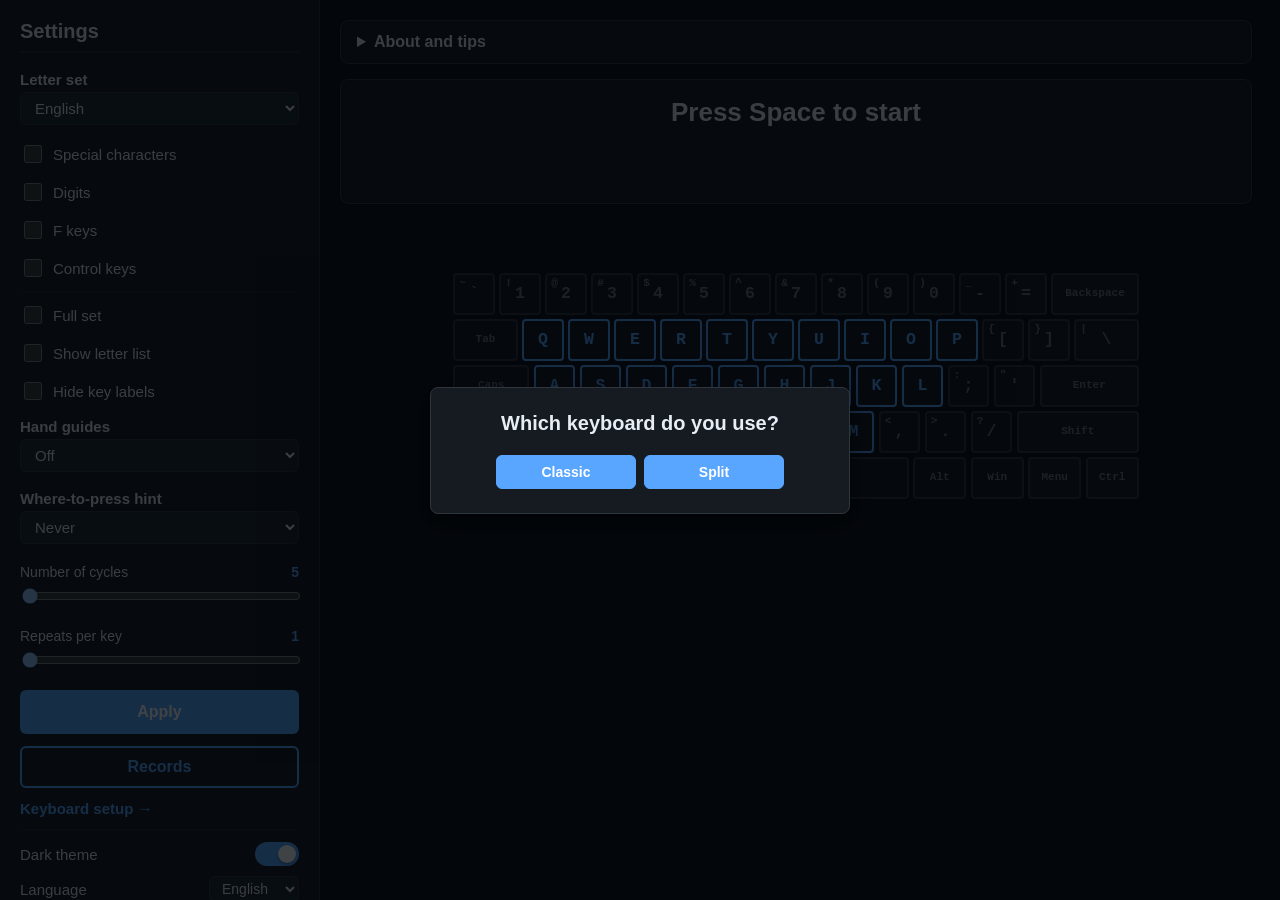
<file: index.html>
<!DOCTYPE html>
<html lang="ru">
<head>
<meta charset="UTF-8">
<meta name="viewport" content="width=device-width, initial-scale=1">
<script>
  // Применяем сохранённую тему до отрисовки страницы, чтобы не было
  // мигания тёмной темой (она задана по умолчанию в CSS) перед светлой.
  (function () {
    try {
      if (localStorage.getItem('jmak-theme') === 'light') {
        document.documentElement.setAttribute('data-theme', 'light');
      }
    } catch (e) {}
  })();
</script>
<!-- Переводы: модуль локализации, затем список языков (он подключает файлы переводов) -->
<script src="js/i18n.js"></script>
<script src="localization/languages.js"></script>
<title data-i18n="trainer.title">Жмяк — тренажёр расположения клавиш</title>
<link rel="stylesheet" href="style/style.css">
</head>
<body>

<!-- Тексты разметки — на русском как запасной вариант; при загрузке их заменяет перевод
     по ключам data-i18n (см. js/i18n.js) -->
<div class="app">

  <!-- ================= ЛЕВЫЙ БЛОК: НАСТРОЙКИ ================= -->
  <aside class="panel settings">
    <h2 class="panel-title" data-i18n="trainer.settings.title">Настройки</h2>

    <div class="field">
      <label class="field-label" for="letterSet" data-i18n="trainer.settings.letterSet">Набор букв</label>
      <select class="select" id="letterSet">
        <option value="ru" selected data-i18n="trainer.settings.letterSetRu">Рус</option>
        <option value="en" data-i18n="trainer.settings.letterSetEn">Eng</option>
        <option value="all" data-i18n="trainer.settings.letterSetAll">Все</option>
        <option value="off" data-i18n="trainer.settings.off">Откл</option>
      </select>
    </div>

    <label class="check"><input type="checkbox" id="cbSpecial"><span data-i18n="trainer.settings.special">Спец. символы</span></label>
    <label class="check"><input type="checkbox" id="cbDigits"><span data-i18n="trainer.settings.digits">Цифры</span></label>
    <label class="check"><input type="checkbox" id="cbFkeys"><span data-i18n="trainer.settings.fkeys">F клавиши</span></label>
    <label class="check"><input type="checkbox" id="cbControl"><span data-i18n="trainer.settings.control">Управляющие клавиши</span></label>

    <div class="settings-divider"></div>

    <label class="check"><input type="checkbox" id="cbFullSet"><span data-i18n="trainer.settings.fullSet">Весь набор</span></label>
    <label class="check"><input type="checkbox" id="cbShowSeq"><span data-i18n="trainer.settings.showSequence">Отображение списка букв</span></label>
    <label class="check"><input type="checkbox" id="cbBlind"><span data-i18n="trainer.settings.blind">Скрыть подписи клавиш</span></label>
    <div class="field">
      <label class="field-label" for="handsMode" data-i18n="trainer.settings.hands">Отображение для рук</label>
      <select class="select" id="handsMode">
        <option value="off" selected data-i18n="trainer.settings.off">Откл</option>
        <option value="halves" data-i18n="trainer.settings.handsHalves">Разделение на половины</option>
        <option value="fingers" data-i18n="trainer.settings.handsFingers">Для каждого пальца</option>
      </select>
    </div>
    <div class="field">
      <label class="field-label" for="hintMode" data-i18n="trainer.settings.hint">Подсказка, где нажимать</label>
      <select class="select" id="hintMode">
        <option value="never" selected data-i18n="trainer.settings.hintNever">Никогда</option>
        <option value="delay" data-i18n="trainer.settings.hintDelay">Если замешкался (через 2 с)</option>
        <option value="instant" data-i18n="trainer.settings.hintInstant">Сразу</option>
      </select>
    </div>

    <div class="slider">
      <div class="slider-head"><span data-i18n="trainer.settings.cycles">Количество циклов</span><b id="cyclesVal">5</b></div>
      <input type="range" id="cycles" min="5" max="100" step="1" value="5">
    </div>

    <div class="slider">
      <div class="slider-head"><span data-i18n="trainer.settings.repeats">Количество повторений клавиши</span><b id="repeatsVal">1</b></div>
      <input type="range" id="repeats" min="1" max="10" step="1" value="1">
    </div>

    <button id="applyBtn" class="apply" data-i18n="trainer.settings.apply">Применить</button>

    <div class="settings-footer">
      <a class="records-btn" href="records.html" data-i18n="trainer.settings.recordsLink">Рекорды</a>
      <a class="nav-link" href="key_settings.html" data-i18n="trainer.settings.keyboardLink">Вид клавиатуры →</a>
      <div class="theme-toggle">
        <span data-i18n="trainer.settings.darkTheme">Тёмная тема</span>
        <label class="switch">
          <input type="checkbox" id="themeToggle" checked>
          <span class="switch-track"></span>
        </label>
      </div>
      <div class="lang-toggle">
        <label for="langSelect" data-i18n="trainer.settings.language">Язык</label>
        <select class="select" id="langSelect"></select>
      </div>
    </div>
  </aside>

  <!-- ================= ПРАВЫЙ БЛОК: ЖМЯК ================= -->
  <main class="panel jmyak" id="jmyakPanel">

    <div class="storage-warning" id="storageWarning" role="alert" hidden>
      <p data-i18n-html="storage.trainer"><b>Браузер не даёт сохранять данные.</b> Тренажёр работает, но настройки, тема и язык не запомнятся до следующего открытия, а сплит-клавиатура со страницы «Вид клавиатуры» сюда не попадёт. Разрешите этому сайту сохранять файлы cookie и данные сайтов в настройках браузера и перезагрузите страницу.</p>
      <button type="button" class="storage-warning-close" id="storageWarningClose" aria-label="Скрыть предупреждение" data-i18n-attr="aria-label:storage.close">✕</button>
    </div>

    <details class="info" id="infoBlock">
      <summary data-i18n="trainer.info.summary">Информация и советы</summary>
      <div class="info-body">
        <p data-i18n-html="trainer.info.intro">Жмяк помогает запомнить расположение клавиш и натренировать мышечную память пальцев — особенно при переходе с обычной клавиатуры на сплит, когда первое время пальцы ищут клавиши не там. Время нажатия показывается, чтобы видеть прогресс, но главное — нажимать правильно, не глядя.</p>
        <p data-i18n-html="trainer.info.split">Форму своей сплит-клавиатуры (столбцы, ряды, клавиши под большой палец) можно задать на странице «Вид клавиатуры» — тренажёр нарисует её вместо обычной. Там же можно записать свою раскладку со слоями: страница по очереди подсвечивает клавиши, а вы нажимаете их на своей клавиатуре. Если цифры и спецсимволы у вас на разных клавишах (Shift + 9 не даёт скобку), включите там флажок «Цифры и спецсимволы на разных клавишах» — тогда символы будут показываться только на своих клавишах. Все настройки (клавиатура, раскладка со слоями, настройки тренажёра, тема и язык) можно сохранить в файл и загрузить в другом браузере — карточка «Резервная копия» на той же странице.</p>
        <p data-i18n-html="trainer.info.layers"><b>Слои сплита.</b> Над клавиатурой появляются вкладки слоёв — в покое по ним можно посмотреть, что где лежит. На основном слое в углах клавиш мелко видно, что на них на слоях 1 и 2. Если символ задания лежит на другом слое, подсказка назовёт слой («Жми (Символы)»), клавиатура сама переключится на него, а клавиша, которая его включает, будет обведена цветом слоя.</p>
        <ul>
          <li data-i18n-html="trainer.info.steps.apply">Выберите наборы символов слева и нажмите <b>«Применить»</b>.</li>
          <li data-i18n-html="trainer.info.steps.start">Нажмите клавишу из подсказки (Пробел или Enter).</li>
          <li data-i18n-html="trainer.info.steps.countdown">После отсчёта 3…1 появится символ — нажмите его на клавиатуре.</li>
          <li data-i18n-html="trainer.info.steps.layoutTag">Если выбран набор букв «Все», рядом с «Жми» подсказывается раскладка буквы — <b>(Рус)</b> или <b>(Eng)</b>: например, «с» и «c» выглядят одинаково.</li>
          <li data-i18n-html="trainer.info.steps.cycles"><b>Количество циклов</b> — сколько разных символов будет в задании (от 5 до 100).</li>
          <li data-i18n-html="trainer.info.steps.repeats"><b>Количество повторений</b> — сколько раз подряд нужно нажать один и тот же символ.</li>
          <li data-i18n-html="trainer.info.steps.fullSet"><b>«Весь набор»</b> — в задание попадают все символы выбранных наборов, каждый по одному разу в случайном порядке; количество циклов при этом не настраивается (рядом с ним показано, сколько символов войдёт в задание), повторения работают как обычно.</li>
          <li data-i18n-html="trainer.info.steps.everySet">Если включено несколько наборов, каждый из них гарантированно появится в задании хотя бы один раз.</li>
          <li data-i18n-html="trainer.info.steps.colors">На клавиатуре синим отмечены клавиши из выбранных наборов, серым — остальные. Подсветка меняется сразу при переключении флажков, ещё до «Применить».</li>
          <li data-i18n-html="trainer.info.steps.showSequence">Если включено «Отображение списка букв», после старта задания клавиши, которые в нём встретятся, подсвечиваются жёлтым.</li>
          <li data-i18n-html="trainer.info.steps.flashes">Верное нажатие вспыхивает на клавиатуре зелёным, ошибочное — красным; под клавиатурой показывается время нажатия.</li>
          <li data-i18n-html="trainer.info.steps.hands"><b>«Отображение для рук»</b> — черта внизу клавиши подсказывает, чем её нажимать при слепой печати. «Разделение на половины»: фиолетовая — левой рукой, бирюзовая — правой. «Для каждого пальца»: у каждого пальца свой цвет, от розового (левый мизинец) до малинового (правый мизинец); серая — большие пальцы (пробел, Alt).</li>
          <li data-i18n-html="trainer.info.steps.extraKeys">На обычной клавиатуре ряд Esc и F1–F12 появляется при включённых «F клавишах» или «Управляющих клавишах», блок Insert/Home/PgUp/Delete/End/PgDn со стрелками — при «Управляющих клавишах». На сплите с пятью рядами верхний ряд — F-клавиши; остальные клавиши (и F-клавиши сплита без этого ряда) обычно на слоях — задание засчитывает их нажатие, но на схеме не показывает.</li>
          <li data-i18n-html="trainer.info.steps.hint"><b>«Подсказка, где нажимать»</b> — целевая клавиша подсвечивается на схеме вместе с чертой своего пальца: «Сразу» или «Если замешкался» (через 2 секунды, если клавиша ещё не нажата). По умолчанию подсказки нет — клавишу нужно найти самому.</li>
          <li data-i18n-html="trainer.info.steps.blind"><b>«Скрыть подписи клавиш»</b> — на схеме остаются только формы клавиш (и засечки на А/О): где какой символ, нужно помнить.</li>
          <li data-i18n-html="trainer.info.steps.mistakes">В конце появится блок «Ошибки при нажатии» — клавиши, которые не удалось нажать с первого раза: им стоит уделить внимание. Кнопка <b>«Повторить ошибки»</b> сразу запускает задание из этих клавиш (каждая — по 3 раза). Ниже — свёрнутая таблица «Подробные результаты»: клавиша, все нажатия, ошибки, среднее время нажатия.</li>
          <li data-i18n-html="trainer.info.steps.records">На странице <b>«Рекорды»</b> (кнопка внизу настроек) собрана скорость каждого символа, который встречался в заданиях: предыдущий, текущий и лучший результат — среднее время верных нажатий за задание. Таблицу можно сохранить в файл и загрузить из файла.</li>
        </ul>
        <p data-i18n-html="trainer.info.layout">Символы набираются в той раскладке, которая выбрана в настройках (Рус / Eng).</p>
        <p data-i18n-html="trainer.info.special"><b>Спец. символы зависят от набора букв:</b> при «Рус» выпадают только символы, которые набираются в русской раскладке (<code>! " % : ; ? * ( ) _ + - = \ / , .</code>); при «Eng» и «Все», а также если набор букв «Откл», — все спец. символы (для тех, что не набираются в русской раскладке, переключитесь на английскую). Регистр букв не учитывается.</p>
        <p data-i18n-html="trainer.info.combos"><b>Комбинации клавиш</b> (например, Alt+Shift для смены раскладки, Shift+1 для «!») не засчитываются. Одиночное нажатие Alt, Ctrl, Shift или Win засчитывается в момент отпускания клавиши; время реакции при этом считается от её нажатия.</p>
        <p data-i18n-html="trainer.info.abort">Задание можно остановить кнопкой «Прервать». Кнопка «Пропустить» переходит к следующему символу — например, если его нет на вашей клавиатуре. Пропущенные символы в конце покажет блок «Пропущенные символы»: проверьте, записаны ли они в раскладке на странице «Вид клавиатуры».</p>
        <p data-i18n-html="trainer.info.saved">Настройки сохраняются в браузере при нажатии «Применить» и подставляются автоматически при следующем открытии страницы.</p>
        <p data-i18n-html="trainer.info.language">Язык интерфейса выбирается внизу настроек; по умолчанию — язык браузера.</p>
        <p><b data-i18n="trainer.info.tipsTitle">Советы</b></p>
        <ul>
          <li><span data-i18n-html="trainer.info.tips.handsIntro"><b>Исходное положение рук.</b> Перед началом поставьте пальцы на «домашние» клавиши:</span>
            <ul>
              <li data-i18n-html="trainer.info.tips.handsLeft">левая рука — мизинец, безымянный, средний и указательный на <b>Ф Ы В А</b> (в английской раскладке — A S D F), большой палец — на клавишу слоя 1;</li>
              <li data-i18n-html="trainer.info.tips.handsRight">правая рука — указательный, средний, безымянный и мизинец на <b>О Л Д Ж</b> (J K L ;), большой палец — на клавишу слоя 2.</li>
            </ul>
            <span data-i18n-html="trainer.info.tips.handsOutro">На обычной клавиатуре большие пальцы лежат на пробеле. Чтобы нажать клавишу, дотянитесь до неё нужным пальцем, а после нажатия сразу верните палец на место — каждое движение начинается из одной точки, и пальцы быстрее его запоминают.</span>
          </li>
          <li data-i18n-html="trainer.info.tips.noMistakes">Сначала добейтесь надписи «Без ошибок, молодец!», и только потом ускоряйтесь: скорость придёт сама, когда пальцы запомнят дорогу.</li>
          <li data-i18n-html="trainer.info.tips.gradual">Усложняйте постепенно: подсказка «Сразу» → «Если замешкался» → «Никогда» → «Скрыть подписи клавиш».</li>
          <li data-i18n-html="trainer.info.tips.noLooking">Старайтесь не смотреть на свою клавиатуру — ищите клавишу на экранной.</li>
          <li data-i18n-html="trainer.info.tips.fingers">Включите «Отображение для рук» → «Для каждого пальца» и следите, каким пальцем нажимаете.</li>
          <li data-i18n-html="trainer.info.tips.retry">Клавиши из блока «Ошибки при нажатии» пальцы ещё не запомнили — потренируйте их кнопкой «Повторить ошибки».</li>
        </ul>
      </div>
    </details>

    <div class="status" id="status">
      <div class="status-text" id="statusText"></div>
      <div class="status-key" id="statusKey"></div>
    </div>
    <div class="task-buttons">
      <button id="abortBtn" class="abort" hidden data-i18n="trainer.abort">Прервать</button>
      <button id="skipBtn" class="skip" hidden data-i18n="trainer.skip">Пропустить</button>
    </div>

    <div class="layer-tabs trainer-tabs" id="layerTabs" hidden></div>
    <div class="keyboard-wrap">
      <div class="keyboard" id="keyboard" aria-hidden="true"></div>
    </div>
    <div class="press-feedback" id="pressTime"></div>

    <div class="progress" id="progress"></div>
    <div class="results" id="results"></div>

  </main>
</div>

<!-- ================= ПЕРВЫЙ ЗАПУСК: ВЫБОР КЛАВИАТУРЫ ================= -->
<div class="modal-backdrop" id="welcome" hidden>
  <div class="modal" role="dialog" aria-modal="true" aria-labelledby="welcomeTitle" tabindex="-1">
    <h2 class="modal-title" id="welcomeTitle" data-i18n="welcome.title">Какой клавиатурой вы пользуетесь?</h2>
    <div class="btn-row modal-buttons">
      <button type="button" class="btn btn-primary" id="welcomeStandard" data-i18n="welcome.standard">Классическая</button>
      <button type="button" class="btn btn-primary" id="welcomeSplit" data-i18n="welcome.split">Сплит</button>
    </div>
  </div>
</div>

<!-- Перевод разметки — сразу после её разбора, до загрузки скриптов страницы -->
<script>JmakI18n.translatePage();</script>
<script src="js/keyboard.js"></script>
<script src="js/records_store.js"></script>
<script src="js/script.js"></script>
</body>
</html>
</file>
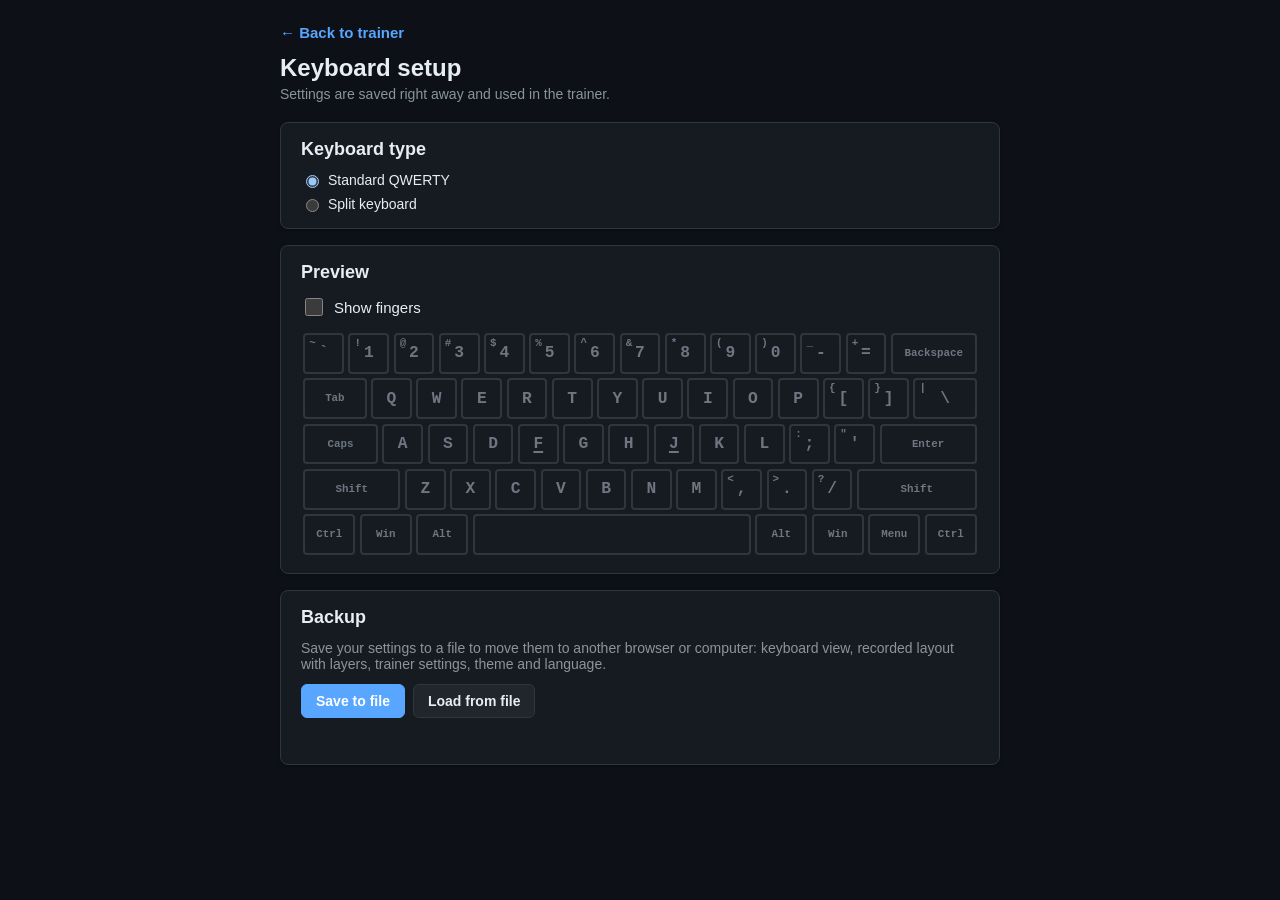
<file: key_settings.html>
<!DOCTYPE html>
<html lang="ru">
<head>
<meta charset="UTF-8">
<meta name="viewport" content="width=device-width, initial-scale=1">
<script>
  // Та же тема, что и на странице тренажёра (переключатель — там). Применяем до
  // отрисовки, чтобы не было мигания тёмной темой перед светлой.
  (function () {
    try {
      if (localStorage.getItem('jmak-theme') === 'light') {
        document.documentElement.setAttribute('data-theme', 'light');
      }
    } catch (e) {}
  })();
</script>
<!-- Переводы: модуль локализации, затем список языков (он подключает файлы переводов).
     Язык выбирается на странице тренажёра -->
<script src="js/i18n.js"></script>
<script src="localization/languages.js"></script>
<title data-i18n="keySettings.title">Жмяк — вид клавиатуры</title>
<link rel="stylesheet" href="style/style.css">
</head>
<body>

<!-- Тексты разметки — на русском как запасной вариант; при загрузке их заменяет перевод
     по ключам data-i18n (см. js/i18n.js) -->
<div class="page">
  <header class="page-header">
    <a class="nav-link" href="index.html" data-i18n="keySettings.back">← К тренажёру</a>
    <h1 data-i18n="keySettings.heading">Вид клавиатуры</h1>
    <p class="page-note">
      <span data-i18n="keySettings.note">Настройки сохраняются сразу и применяются в тренажёре.</span>
      <span class="save-note" id="saveNote" aria-live="polite"></span>
    </p>
  </header>

  <div class="storage-warning" id="storageWarning" role="alert" hidden>
    <p data-i18n-html="storage.keySettings"><b>Браузер не даёт сохранять данные.</b> Изменения на этой странице не попадут в тренажёр и пропадут при перезагрузке. Разрешите этому сайту сохранять файлы cookie и данные сайтов в настройках браузера и перезагрузите страницу.</p>
    <button type="button" class="storage-warning-close" id="storageWarningClose" aria-label="Скрыть предупреждение" data-i18n-attr="aria-label:storage.close">✕</button>
  </div>

  <section class="card">
    <h2 data-i18n="keySettings.type.title">Тип клавиатуры</h2>
    <label class="radio"><input type="radio" name="kbType" value="standard" checked><span data-i18n="keySettings.type.standard">Стандартная QWERTY</span></label>
    <label class="radio"><input type="radio" name="kbType" value="split"><span data-i18n="keySettings.type.split">Сплит клавиатура</span></label>
  </section>

  <div id="splitBlock" hidden>
    <section class="card">
      <h2 data-i18n="keySettings.shape.title">Форма сплита</h2>
      <div class="field-row">
        <div class="field">
          <label class="field-label" for="preset" data-i18n="keySettings.shape.preset">Пресет</label>
          <select class="select" id="preset">
            <option value="" data-i18n="keySettings.shape.custom">Своя форма</option>
            <option value="corne">Corne (3×6 + 3)</option>
            <option value="sweep">Ferris Sweep (3×5 + 2)</option>
            <option value="iris">Iris (4×6 + 4)</option>
            <option value="lily58">Lily58 / Sofle (4×6 + 5)</option>
          </select>
        </div>
        <div class="field">
          <label class="field-label" for="stagger" data-i18n="keySettings.shape.stagger">Смещение столбцов</label>
          <select class="select" id="stagger">
            <option value="none" data-i18n="keySettings.shape.staggerNone">Ровно (ортолинейная)</option>
            <option value="moderate" data-i18n="keySettings.shape.staggerModerate">Умеренное</option>
            <option value="strong" data-i18n="keySettings.shape.staggerStrong">Сильное</option>
          </select>
        </div>
      </div>
      <label class="check"><input type="checkbox" id="sameHalves" checked><span data-i18n="keySettings.shape.same">Половины одинаковые</span></label>
    </section>

    <div class="split-halves">
      <section class="card" id="leftCard">
        <h3 data-i18n="keySettings.shape.left">Левая половина</h3>
        <div class="slider">
          <div class="slider-head"><span data-i18n="keySettings.shape.cols">Столбцы (6 — с внешним, 7 — ещё и с внутренним)</span><b id="leftColsVal">6</b></div>
          <input type="range" id="leftCols" min="5" max="7" step="1" value="6" data-label="leftColsVal">
        </div>
        <div class="slider">
          <div class="slider-head"><span data-i18n="keySettings.shape.rows">Ряды (4 — с рядом цифр, 5 — ещё и с рядом F1–F12)</span><b id="leftRowsVal">3</b></div>
          <input type="range" id="leftRows" min="3" max="5" step="1" value="3" data-label="leftRowsVal">
        </div>
        <div class="slider">
          <div class="slider-head"><span data-i18n="keySettings.shape.thumbs">Клавиши под большой палец</span><b id="leftThumbsVal">3</b></div>
          <input type="range" id="leftThumbs" min="0" max="6" step="1" value="3" data-label="leftThumbsVal">
        </div>
      </section>

      <section class="card" id="rightCard">
        <h3 data-i18n="keySettings.shape.right">Правая половина</h3>
        <div class="slider">
          <div class="slider-head"><span data-i18n="keySettings.shape.cols">Столбцы (6 — с внешним, 7 — ещё и с внутренним)</span><b id="rightColsVal">6</b></div>
          <input type="range" id="rightCols" min="5" max="7" step="1" value="6" data-label="rightColsVal">
        </div>
        <div class="slider">
          <div class="slider-head"><span data-i18n="keySettings.shape.rows">Ряды (4 — с рядом цифр, 5 — ещё и с рядом F1–F12)</span><b id="rightRowsVal">3</b></div>
          <input type="range" id="rightRows" min="3" max="5" step="1" value="3" data-label="rightRowsVal">
        </div>
        <div class="slider">
          <div class="slider-head"><span data-i18n="keySettings.shape.thumbs">Клавиши под большой палец</span><b id="rightThumbsVal">3</b></div>
          <input type="range" id="rightThumbs" min="0" max="6" step="1" value="3" data-label="rightThumbsVal">
        </div>
      </section>
    </div>
  </div>

  <section class="card">
    <h2 id="previewTitle">Предпросмотр</h2>
    <div class="layer-tabs" id="layerTabs" hidden></div>
    <label class="check"><input type="checkbox" id="showFingers"><span data-i18n="keySettings.preview.fingers">Показать пальцы</span></label>
    <div class="keyboard-wrap">
      <div class="keyboard" id="preview" aria-hidden="true"></div>
    </div>

    <!-- Запись своей раскладки (только для сплита) -->
    <div id="layoutTools" hidden>
      <label class="check">
        <input type="checkbox" id="separateSymbols">
        <span data-i18n="keySettings.layout.separateSymbols">Цифры и спецсимволы на разных клавишах (Shift + цифра не даёт символ)</span>
      </label>
      <div class="btn-row">
        <button type="button" class="btn btn-primary" id="learnBtn">Записать слой</button>
        <button type="button" class="btn" id="addLayerBtn" data-i18n="keySettings.layout.addLayer">+ Слой</button>
        <button type="button" class="btn" id="renameLayerBtn" data-i18n="keySettings.layout.rename">Переименовать слой</button>
        <button type="button" class="btn" id="removeLayerBtn" data-i18n="keySettings.layout.remove">Удалить слой</button>
        <button type="button" class="btn" id="resetLayoutBtn" data-i18n="keySettings.layout.reset">Сбросить раскладку</button>
      </div>
      <p class="page-note preview-note" data-i18n="keySettings.layout.note">
        «Записать слой» по очереди подсвечивает клавиши схемы — нажимайте их на своей
        клавиатуре, и тренажёр запомнит, что где находится. Чтобы перезаписать одну клавишу,
        кликните по ней на схеме. Незаписанные клавиши основного слоя остаются как на обычной
        QWERTY. Пунктирные клавиши ничем не заняты (на любом слое), бледные клавиши слоя —
        такие же, как на основном. С флажком «Цифры и спецсимволы на разных клавишах» символ
        вроде «)» ищется только там, где он записан, — запишите свой слой символов.
      </p>
    </div>

    <div class="wizard" id="wizard" hidden>
      <div class="wizard-title" id="wizardTitle"></div>
      <div class="wizard-text" id="wizardText"></div>
      <div class="wizard-last" id="wizardLast" aria-live="polite"></div>
      <div class="btn-row">
        <button type="button" class="btn" id="wzBack" data-i18n="keySettings.wizard.back">← Назад</button>
        <button type="button" class="btn" id="wzSame" data-i18n="keySettings.wizard.sameButton">Как на основном</button>
        <button type="button" class="btn" id="wzEmpty" data-i18n="keySettings.wizard.emptyButton">Пусто</button>
        <select class="select wizard-select" id="wzLayer" aria-label="Клавиша включает слой" data-i18n-attr="aria-label:keySettings.wizard.layerSelectLabel"></select>
        <button type="button" class="btn btn-primary" id="wzDone" data-i18n="keySettings.wizard.done">Готово</button>
      </div>
    </div>

    <p class="page-note preview-note" id="splitNote" hidden data-i18n="keySettings.preview.splitNote">
      На основном слое в углах клавиш мелко видно, что на них на слоях 1 и 2. В тренажёре,
      если символ лежит на другом слое, подсказка назовёт слой («Жми (Символы)»),
      клавиатура сама его покажет, а клавиша слоя будет обведена — дайте слоям понятные
      названия.
    </p>
  </section>

  <section class="card">
    <h2 data-i18n="keySettings.backup.title">Резервная копия</h2>
    <p class="page-note" data-i18n="keySettings.backup.note">
      Сохраните настройки в файл, чтобы перенести их в другой браузер или на другой компьютер:
      вид клавиатуры, записанная раскладка со слоями, настройки тренажёра, тема и язык.
    </p>
    <div class="btn-row">
      <button type="button" class="btn btn-primary" id="exportBtn" data-i18n="keySettings.backup.export">Сохранить в файл</button>
      <button type="button" class="btn" id="importBtn" data-i18n="keySettings.backup.import">Загрузить из файла</button>
      <input type="file" id="importFile" accept=".json,application/json" hidden>
    </div>
    <p class="page-note backup-status" id="backupStatus" aria-live="polite"></p>
  </section>
</div>

<!-- Перевод разметки — сразу после её разбора, до загрузки скриптов страницы -->
<script>JmakI18n.translatePage();</script>
<script src="js/keyboard.js"></script>
<script src="js/key_settings.js"></script>
</body>
</html>
</file>
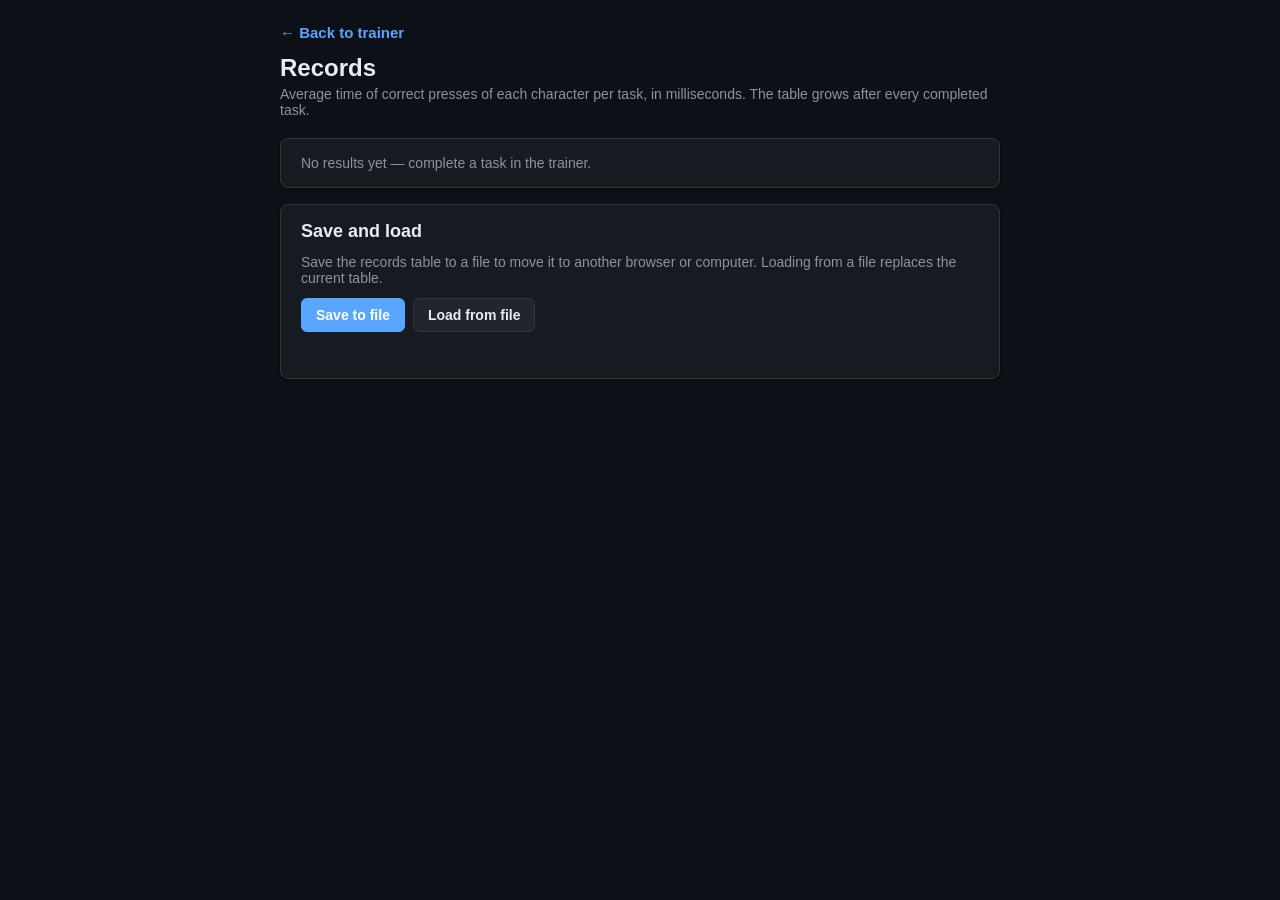
<file: records.html>
<!DOCTYPE html>
<html lang="ru">
<head>
<meta charset="UTF-8">
<meta name="viewport" content="width=device-width, initial-scale=1">
<script>
  // Та же тема, что и на странице тренажёра (переключатель — там). Применяем до
  // отрисовки, чтобы не было мигания тёмной темой перед светлой.
  (function () {
    try {
      if (localStorage.getItem('jmak-theme') === 'light') {
        document.documentElement.setAttribute('data-theme', 'light');
      }
    } catch (e) {}
  })();
</script>
<!-- Переводы: модуль локализации, затем список языков (он подключает файлы переводов).
     Язык выбирается на странице тренажёра -->
<script src="js/i18n.js"></script>
<script src="localization/languages.js"></script>
<title data-i18n="records.title">Жмяк — рекорды</title>
<link rel="stylesheet" href="style/style.css">
</head>
<body>

<!-- Тексты разметки — на русском как запасной вариант; при загрузке их заменяет перевод
     по ключам data-i18n (см. js/i18n.js) -->
<div class="page">
  <header class="page-header">
    <a class="nav-link" href="index.html" data-i18n="records.back">← К тренажёру</a>
    <h1 data-i18n="records.heading">Рекорды</h1>
    <p class="page-note" data-i18n="records.note">Среднее время верных нажатий каждого символа за задание, в миллисекундах. Таблица пополняется после каждого завершённого задания.</p>
  </header>

  <div class="storage-warning" id="storageWarning" role="alert" hidden>
    <p data-i18n-html="storage.records"><b>Браузер не даёт сохранять данные.</b> Тренажёр не сможет записывать рекорды. Разрешите этому сайту сохранять файлы cookie и данные сайтов в настройках браузера и перезагрузите страницу.</p>
    <button type="button" class="storage-warning-close" id="storageWarningClose" aria-label="Скрыть предупреждение" data-i18n-attr="aria-label:storage.close">✕</button>
  </div>

  <section class="card">
    <p class="page-note" id="recordsEmpty" hidden data-i18n="records.empty">Результатов пока нет — пройдите задание в тренажёре.</p>
    <div class="records-wrap">
      <table class="records-table" id="recordsTable" hidden>
        <thead>
          <tr>
            <th data-i18n="records.colSymbol">Символ</th>
            <th data-i18n="records.colPrevious">Предыдущий результат</th>
            <th data-i18n="records.colCurrent">Текущий результат</th>
            <th data-i18n="records.colBest">Лучший результат</th>
          </tr>
        </thead>
        <tbody id="recordsBody"></tbody>
      </table>
    </div>
    <div class="btn-row records-actions" id="recordsActions" hidden>
      <button type="button" class="btn" id="resetBtn" data-i18n="records.reset">Сбросить</button>
    </div>
  </section>

  <section class="card">
    <h2 data-i18n="records.backup.title">Сохранение</h2>
    <p class="page-note" data-i18n="records.backup.note">Сохраните таблицу рекордов в файл, чтобы перенести её в другой браузер или на другой компьютер. Загрузка из файла заменяет текущую таблицу.</p>
    <div class="btn-row">
      <button type="button" class="btn btn-primary" id="exportBtn" data-i18n="records.backup.export">Сохранить в файл</button>
      <button type="button" class="btn" id="importBtn" data-i18n="records.backup.import">Загрузить из файла</button>
      <input type="file" id="importFile" accept=".json,application/json" hidden>
    </div>
    <p class="page-note backup-status" id="backupStatus" aria-live="polite"></p>
  </section>
</div>

<!-- Перевод разметки — сразу после её разбора, до загрузки скриптов страницы -->
<script>JmakI18n.translatePage();</script>
<script src="js/keyboard.js"></script>
<script src="js/records_store.js"></script>
<script src="js/records.js"></script>
</body>
</html>
</file>
<file: style/style.css>
* {
  box-sizing: border-box;
}

/* ==================== ЦВЕТОВЫЕ ПЕРЕМЕННЫЕ ==================== */
/* Тёмная тема — значения по умолчанию */
:root {
  color-scheme: dark;

  --bg-app: #0d1117;
  --bg-main: #0d1117;
  --bg-panel: #161b22;
  --bg-subtle: #21262d;
  --bg-hover: #1c2128;
  --bg-disabled: #30363d;

  --border-color: #30363d;
  --border-soft: #21262d;

  --text-primary: #e6edf3;
  --text-secondary: #8b949e;
  --text-tertiary: #6e7681;

  --accent: #58a6ff;
  --accent-hover: #79c0ff;
  --accent-bg: rgba(56, 139, 253, 0.15);
  --accent-ring: rgba(88, 166, 255, 0.35);

  --success: #3fb950;
  --success-border: #2ea043;
  --success-bg: rgba(46, 160, 67, 0.15);
  --success-ring: rgba(46, 160, 67, 0.3);

  --error: #f85149;
  --error-bg: rgba(248, 81, 73, 0.15);
  --error-ring: rgba(248, 81, 73, 0.3);

  --warning: #d29922;
  --warning-bg: rgba(210, 153, 34, 0.12);

  --hand-left: #a371f7;
  --hand-right: #39c5bb;

  --finger-left-pinky: #f778ba;
  --finger-left-ring: #f0883e;
  --finger-left-middle: #e3b341;
  --finger-left-index: #56d364;
  --finger-right-index: #39c5bb;
  --finger-right-middle: #58a6ff;
  --finger-right-ring: #a371f7;
  --finger-right-pinky: #db61a2;
  --finger-thumb: #8b949e;

  /* Цвета слоёв записанной раскладки сплита (клавиши слоёв, угловые подписи) */
  --layer-1: #a371f7;
  --layer-2: #f0883e;
  --layer-3: #39c5bb;
  --layer-4: #f778ba;
  --layer-5: #e3b341;

  --shadow-sm: 0 1px 3px rgba(0, 0, 0, 0.4);
  --shadow-panel: 2px 0 5px rgba(0, 0, 0, 0.3);
  --shadow-modal: 0 8px 24px rgba(0, 0, 0, 0.5);
  --backdrop: rgba(1, 4, 9, 0.75);

  --scrollbar-track: #161b22;
  --scrollbar-thumb: #30363d;
  --scrollbar-thumb-hover: #484f58;
}

/* Светлая тема — включается переключателем внизу настроек */
:root[data-theme="light"] {
  color-scheme: light;

  --bg-app: #f5f7fa;
  --bg-main: #f9fafb;
  --bg-panel: #ffffff;
  --bg-subtle: #f6f8fa;
  --bg-hover: #f3f6f9;
  --bg-disabled: #8c959f;

  --border-color: #d0d7de;
  --border-soft: #eaeef2;

  --text-primary: #24292f;
  --text-secondary: #57606a;
  --text-tertiary: #8c959f;

  --accent: #0969da;
  --accent-hover: #0757b8;
  --accent-bg: #ddf4ff;
  --accent-ring: rgba(9, 105, 218, 0.3);

  --success: #1a7f37;
  --success-border: #2da44e;
  --success-bg: #dafbe1;
  --success-ring: rgba(45, 164, 78, 0.2);

  --error: #cf222e;
  --error-bg: #ffebe9;
  --error-ring: rgba(207, 34, 46, 0.2);

  --warning: #9a6700;
  --warning-bg: #fff8c5;

  --hand-left: #8250df;
  --hand-right: #0f8a80;

  --finger-left-pinky: #bf3989;
  --finger-left-ring: #bc4c00;
  --finger-left-middle: #9a6700;
  --finger-left-index: #1a7f37;
  --finger-right-index: #0f8a80;
  --finger-right-middle: #0969da;
  --finger-right-ring: #8250df;
  --finger-right-pinky: #a0369a;
  --finger-thumb: #6e7781;

  --layer-1: #8250df;
  --layer-2: #bc4c00;
  --layer-3: #0f8a80;
  --layer-4: #bf3989;
  --layer-5: #9a6700;

  --shadow-sm: 0 1px 3px rgba(0, 0, 0, 0.04);
  --shadow-panel: 2px 0 5px rgba(0, 0, 0, 0.05);
  --shadow-modal: 0 8px 24px rgba(140, 149, 159, 0.2);
  --backdrop: rgba(31, 35, 40, 0.45);

  --scrollbar-track: #f1f1f1;
  --scrollbar-thumb: #c1c1c1;
  --scrollbar-thumb-hover: #a8a8a8;
}

body {
  margin: 0;
  font-family: 'Segoe UI', Roboto, Arial, sans-serif;
  background: var(--bg-app);
  color: var(--text-primary);
  transition: background-color 0.2s ease, color 0.2s ease;
}

.app {
  display: flex;
  height: 100vh;
  overflow: hidden;
}

.panel {
  padding: 20px;
  overflow-y: auto;
  transition: background-color 0.2s ease, color 0.2s ease, border-color 0.2s ease;
}

.settings {
  width: 320px;
  background: var(--bg-panel);
  border-right: 1px solid var(--border-color);
  flex-shrink: 0;
  box-shadow: var(--shadow-panel);
  display: flex;
  flex-direction: column;
}

.panel-title {
  margin-top: 0;
  font-size: 20px;
  border-bottom: 2px solid var(--border-soft);
  padding-bottom: 10px;
}

.check {
  display: flex;
  align-items: center;
  gap: 8px;
  margin: 12px 0;
  font-size: 15px;
  cursor: pointer;
}

.check input[type="checkbox"] {
  width: 18px;
  height: 18px;
  cursor: pointer;
}

/* ----- Поле с заголовком и выпадающим списком (набор букв) ----- */
.field {
  margin: 12px 0 16px;
}

.field-label {
  display: block;
  margin-bottom: 6px;
  font-size: 15px;
  font-weight: 600;
}

.select {
  width: 100%;
  padding: 8px 10px;
  font: inherit;
  font-size: 15px;
  color: var(--text-primary);
  background-color: var(--bg-subtle);
  border: 1px solid var(--border-color);
  border-radius: 6px;
  cursor: pointer;
  transition: border-color 0.2s ease;
}

.select:hover {
  border-color: var(--text-tertiary);
}

.select:focus-visible {
  outline: 2px solid var(--accent);
  outline-offset: 1px;
}

/* Радиокнопки (страница «Вид клавиатуры») */
.radio {
  display: flex;
  align-items: center;
  gap: 6px;
  font-size: 14px;
  cursor: pointer;
}

.radio input[type="radio"] {
  cursor: pointer;
}

.slider {
  margin: 18px 0;
}

.slider-head {
  display: flex;
  justify-content: space-between;
  font-size: 14px;
  margin-bottom: 6px;
}

.slider-head b {
  color: var(--accent);
}

input[type="range"] {
  width: 100%;
  cursor: pointer;
}

/* Неактивный ползунок («Количество циклов» при «Весь набор») */
.slider.disabled {
  opacity: 0.5;
}

input[type="range"]:disabled {
  cursor: not-allowed;
}

/* Линия между наборами символов и остальными настройками — как над «Тёмная тема».
   Панель настроек — flex-колонка, отступы не схлопываются: вместе с 7px у соседних
   флажков с каждой стороны линии получается 11px, почти как у переключателя темы */
.settings-divider {
  margin: 4px 0;
  border-top: 1px solid var(--border-soft);
}

/* ----- Компактные отступы в панели настроек тренажёра: все пункты помещаются по высоте
   на экране 1920×1080 (в окне браузера это около 920–950px). Те же элементы на странице
   «Вид клавиатуры» сохраняют обычные отступы ----- */
.settings .panel-title {
  margin-bottom: 10px;
  padding-bottom: 8px;
}

.settings .check {
  margin: 7px 0;
}

.settings .field {
  margin: 8px 0 10px;
}

.settings .field-label {
  margin-bottom: 4px;
}

.settings .select {
  padding: 6px 10px;
}

.settings .slider {
  margin: 10px 0;
}

.settings .apply {
  margin-top: 8px;
  padding: 10px;
}

.apply {
  width: 100%;
  padding: 12px;
  background: var(--accent);
  color: white;
  border: 3px solid transparent;
  border-radius: 6px;
  font-size: 16px;
  font-weight: 600;
  cursor: pointer;
  margin-top: 10px;
  transition: background 0.2s, border-color 0.2s, box-shadow 0.2s;
}

.apply:hover {
  background: var(--accent-hover);
}

.apply:disabled {
  background: var(--bg-disabled);
  cursor: not-allowed;
}

/* «Прервать» и «Пропустить» — в один ряд по центру */
.task-buttons {
  display: flex;
  justify-content: center;
  gap: 12px;
}

.abort,
.skip {
  padding: 8px 24px;
  background: var(--bg-panel);
  color: var(--error);
  border: 2px solid var(--error);
  border-radius: 6px;
  font-size: 15px;
  font-weight: 600;
  cursor: pointer;
  transition: background-color 0.2s ease;
}

.abort:hover {
  background: var(--error-bg);
}

.skip {
  color: var(--warning);
  border-color: var(--warning);
}

.skip:hover {
  background: var(--warning-bg);
}

/* Скрытая кнопка не убирается из раскладки, а становится невидимой: место под ней
   зарезервировано, поэтому клавиатура не сдвигается при старте и остановке задания,
   а «Прервать» — при появлении «Пропустить» */
.abort[hidden],
.skip[hidden] {
  display: block;
  visibility: hidden;
}

/* Красная обводка, когда настройки изменены, но не применены */
.apply.changed {
  border-color: var(--error);
  box-shadow: 0 0 0 3px var(--error-ring);
}

.apply.changed:hover {
  background: var(--accent);
}

/* ----- Низ панели настроек: ссылка на вид клавиатуры и переключатель темы ----- */
/* Один margin-top:auto на весь блок — два auto поделили бы свободное место пополам */
.settings-footer {
  margin-top: auto;
  padding-top: 12px;
}

.nav-link {
  display: inline-block;
  color: var(--accent);
  font-size: 15px;
  font-weight: 600;
  text-decoration: none;
}

.nav-link:hover {
  text-decoration: underline;
}

.nav-link:focus-visible {
  outline: 2px solid var(--accent);
  outline-offset: 2px;
  border-radius: 2px;
}

.settings-footer .nav-link {
  margin-bottom: 12px;
}

/* «Рекорды» — ссылка на страницу рекордов в виде кнопки той же формы, что «Применить»,
   но спокойнее: прозрачный фон и синяя обводка, чтобы не спорить с «Применить» */
.records-btn {
  display: block;
  width: 100%;
  margin-bottom: 12px;
  padding: 10px;
  background: transparent;
  color: var(--accent);
  border: 2px solid var(--accent);
  border-radius: 6px;
  font-size: 16px;
  font-weight: 600;
  text-align: center;
  text-decoration: none;
  transition: background 0.2s;
}

.records-btn:hover {
  background: var(--bg-subtle);
}

.records-btn:focus-visible {
  outline: 2px solid var(--accent);
  outline-offset: 2px;
}

/* ----- Переключатель темы ----- */
.theme-toggle {
  padding-top: 12px;
  border-top: 1px solid var(--border-soft);
  display: flex;
  align-items: center;
  justify-content: space-between;
  font-size: 15px;
}

.switch {
  position: relative;
  display: inline-block;
  width: 44px;
  height: 24px;
  flex-shrink: 0;
}

.switch input {
  position: absolute;
  opacity: 0;
  width: 100%;
  height: 100%;
  margin: 0;
  cursor: pointer;
}

.switch-track {
  position: absolute;
  inset: 0;
  background: var(--bg-disabled);
  border-radius: 999px;
  transition: background-color 0.2s ease;
}

/* Ползунок переключателя: смещается слева направо при включении */
.switch-track::before {
  content: "";
  position: absolute;
  top: 3px;
  left: 3px;
  width: 18px;
  height: 18px;
  border-radius: 50%;
  background: #ffffff;
  box-shadow: 0 1px 2px rgba(0, 0, 0, 0.4);
  transition: transform 0.2s ease;
}

.switch input:checked + .switch-track {
  background: var(--accent);
}

.switch input:checked + .switch-track::before {
  transform: translateX(20px);
}

.switch input:focus-visible + .switch-track {
  outline: 2px solid var(--accent);
  outline-offset: 2px;
}

/* ----- Выбор языка — строкой под переключателем темы, в том же виде ----- */
.lang-toggle {
  margin-top: 10px;
  display: flex;
  align-items: center;
  justify-content: space-between;
  gap: 12px;
  font-size: 15px;
}

.lang-toggle .select {
  width: auto;
  padding: 3px 8px;
  font-size: 14px;
}

/* ===== ПРАВЫЙ БЛОК ===== */
.jmyak {
  flex: 1;
  display: flex;
  flex-direction: column;
  gap: 15px;
  background: var(--bg-main);
  overflow-y: auto;
  /* Место под скроллбар зарезервировано: иначе его появление меняло бы ширину,
     а с ней и размер клавиатуры (он считается от ширины контейнера) */
  scrollbar-gutter: stable;
}

.jmyak > * {
  flex-shrink: 0;
}

/* ----- Информация ----- */
.info {
  background: var(--bg-panel);
  border: 1px solid var(--border-color);
  border-radius: 8px;
  box-shadow: var(--shadow-sm);
}

.info summary {
  padding: 12px 16px;
  cursor: pointer;
  font-weight: 600;
  user-select: none;
}

.info summary:focus-visible {
  outline: 2px solid var(--accent);
  outline-offset: -2px;
}

.info summary:hover {
  background: var(--bg-hover);
}

.info-body {
  padding: 0 16px 16px;
  font-size: 14px;
  line-height: 1.5;
  color: var(--text-primary);
}

.info-body ul {
  margin: 8px 0;
  padding-left: 20px;
}

/* ----- Статус, клавиша, прогресс и т.д. ----- */
/* Две строки: текст («Для начала нажмите…», «Жми (Eng)») и место под символ.
   У обеих строк явная высота строки, вторая держит высоту и пустой — блок
   одинаковый во всех состояниях и не сдвигает клавиатуру */
.status {
  font-weight: 700;
  text-align: center;
  padding: 16px 10px;
  color: var(--text-primary);
  display: flex;
  flex-direction: column;
  align-items: center;
  justify-content: center;
  gap: 4px;
  background: var(--bg-panel);
  border: 1px solid var(--border-color);
  border-radius: 8px;
  box-shadow: var(--shadow-sm);
}

.status-text {
  font-size: 26px;
  line-height: 1.3;
}

.status-key {
  font-size: 44px;
  line-height: 1.2;
  min-height: 1.2em;
}

/* Символ, который нужно нажать, — цветом и подчёркиванием */
.status-key.target {
  color: var(--accent);
  text-decoration: underline;
  text-decoration-thickness: 3px;
  text-underline-offset: 6px;
}

/* Цифра отсчёта на месте будущего символа — приглушённая, чтобы не спутать с заданием */
.status-key.countdown {
  color: var(--text-secondary);
}

/* ----- Экранная клавиатура ----- */
/* Обёртка — контейнер для расчёта размера клавиши (единицы cqw). Это обычный
   растянутый блок: с fit-content или align-self:center контейнер с inline-size
   схлопнулся бы в 0 */
.keyboard-wrap {
  container-type: inline-size;
}

.keyboard {
  /* u — размер ячейки клавиши: не больше 46px и так, чтобы клавиатура влезла по ширине.
     --kb-cols / --kb-rows (размер раскладки в клавишах) задаёт keyboard.js */
  --u: min(46px, 100cqw / var(--kb-cols, 15));
  --gap: calc(var(--u) * 0.1);
  position: relative;
  margin: 0 auto;
  width: calc(var(--kb-cols, 15) * var(--u));
  height: calc(var(--kb-rows, 5) * var(--u));
  font-family: ui-monospace, 'Cascadia Mono', Consolas, 'Courier New', monospace;
  font-size: calc(var(--u) * 0.36);
  font-weight: 700;
  user-select: none;
}

/* Каждая клавиша занимает w×h ячеек, видимая часть отступает на половину зазора
   с каждой стороны — так ряды совпадают по краям при любом числе клавиш */
.kb-key {
  position: absolute;
  left: calc(var(--x) * var(--u) + var(--gap) / 2);
  top: calc(var(--y) * var(--u) + var(--gap) / 2);
  width: calc(var(--w) * var(--u) - var(--gap));
  height: calc(var(--h) * var(--u) - var(--gap));
  display: flex;
  align-items: center;
  justify-content: center;
  border: 2px solid var(--border-color);
  border-radius: 4px;
  background: var(--bg-panel);
  color: var(--text-tertiary);
  line-height: 1;
  transition: color 0.25s ease, border-color 0.25s ease, background-color 0.25s ease, box-shadow 0.25s ease;
}

/* Именованные клавиши (Tab, Shift, Esc, F1…) — мельче */
.kb-key.kb-named {
  font-size: calc(var(--u) * 0.24);
  font-weight: 600;
}

/* Клавиша сплита, которой пока ничего не назначено (до «запоминания» раскладки) */
.kb-key.kb-empty {
  border-style: dashed;
}

/* Слои записанной раскладки. Клавиша слоя получает цвет своего слоя (--lc):
   переключатель («L1») подписан этим цветом, у tap-hold клавиши — номер слоя в углу */
.kb-lc-1 { --lc: var(--layer-1); }
.kb-lc-2 { --lc: var(--layer-2); }
.kb-lc-3 { --lc: var(--layer-3); }
.kb-lc-4 { --lc: var(--layer-4); }
.kb-lc-5 { --lc: var(--layer-5); }

.kb-key.kb-layer-only {
  color: var(--lc);
}

.kb-layer-badge {
  position: absolute;
  left: 4px;
  bottom: 3px;
  font-size: calc(var(--u) * 0.2);
  color: var(--lc);
}

/* Угловые подписи на основном слое: что на этой клавише на слоях 1 и 2 */
.kb-legend {
  position: absolute;
  font-size: calc(var(--u) * 0.22);
  font-weight: 700;
}

.kb-legend-1 {
  top: 3px;
  right: 4px;
  color: var(--layer-1);
}

.kb-legend-2 {
  left: 4px;
  bottom: 3px;
  color: var(--layer-2);
}

/* На показанном слое клавиша такая же, как на основном, — подпись бледная */
.kb-key.kb-transparent > span {
  opacity: 0.35;
}

/* Клавиша основного слоя, которая включает показанный слой (в задании — слой символа) */
.kb-key.kb-layer-target {
  border-color: var(--lc);
  box-shadow: 0 0 0 2px var(--lc);
}

/* Клавиши предпросмотра на странице «Вид клавиатуры» кликабельны (запись одной клавиши) */
.keyboard.editable .kb-key {
  cursor: pointer;
}

.keyboard.editable .kb-key:hover {
  border-color: var(--text-secondary);
}

/* Клавиша, которую сейчас записываем */
.kb-key.kb-current,
.keyboard.editable .kb-key.kb-current:hover {
  border-color: var(--accent);
  background: var(--accent-bg);
  box-shadow: 0 0 0 3px var(--accent-ring);
  z-index: 1;
}

/* Символ с Shift — в левом верхнем углу, кириллица в режиме «Все» — в правом нижнем */
.kb-shift,
.kb-alt {
  position: absolute;
  font-size: calc(var(--u) * 0.24);
}

.kb-shift {
  top: 3px;
  left: 4px;
}

.kb-alt {
  right: 4px;
  bottom: 3px;
}

/* Засечки на F и J (А и О) */
.kb-bump .kb-main {
  text-decoration: underline;
  text-decoration-thickness: 2px;
  text-underline-offset: 0.2em;
}

/* Зоны рук («Отображение для рук»): короткая черта у нижнего края клавиши.
   Цвет пальца (--finger-color) у клавиши есть всегда; режим на контейнере
   (kb-hands-halves / kb-hands-fingers) задаёт цвет черты --hand-color по руке или
   пальцу, а рисует черту одно общее правило ниже. При «Откл» класса режима нет —
   черт нет (кроме подсказки, где нажимать: она показывает палец) */
.kb-hand-left-pinky   { --finger-color: var(--finger-left-pinky); }
.kb-hand-left-ring    { --finger-color: var(--finger-left-ring); }
.kb-hand-left-middle  { --finger-color: var(--finger-left-middle); }
.kb-hand-left-index   { --finger-color: var(--finger-left-index); }
.kb-hand-right-index  { --finger-color: var(--finger-right-index); }
.kb-hand-right-middle { --finger-color: var(--finger-right-middle); }
.kb-hand-right-ring   { --finger-color: var(--finger-right-ring); }
.kb-hand-right-pinky  { --finger-color: var(--finger-right-pinky); }
.kb-hand-thumb        { --finger-color: var(--finger-thumb); }

.keyboard.kb-hands-halves .kb-hand-left  { --hand-color: var(--hand-left); }
.keyboard.kb-hands-halves .kb-hand-right { --hand-color: var(--hand-right); }
.keyboard.kb-hands-fingers .kb-key       { --hand-color: var(--finger-color); }

/* Ширина задана в u, а не в процентах — на широких клавишах черта не растягивается.
   Черта ниже подписи в правом нижнем углу (кириллица в режиме «Все») и подальше
   от засечки на А/О. У клавиши без цвета (пробел в режиме половин) черта прозрачная */
.keyboard.kb-hands-halves .kb-key::after,
.keyboard.kb-hands-fingers .kb-key::after,
.kb-key.kb-hint::after {
  content: '';
  position: absolute;
  left: 50%;
  bottom: calc(var(--u) * 0.03);
  width: calc(var(--u) * 0.36);
  height: max(2px, calc(var(--u) * 0.06));
  transform: translateX(-50%);
  border-radius: 2px;
  background: var(--hand-color, transparent);
}

/* Состояния: одинаковая специфичность, поэтому при нескольких классах
   побеждает правило, стоящее ниже */
.kb-key.kb-active {
  border-color: var(--accent);
  color: var(--accent);
}

.kb-key.kb-task {
  border-color: var(--warning);
  color: var(--warning);
  background: var(--warning-bg);
}

/* «Подсказка, где нажимать»: целевая клавиша и черта её пальца (цвет пальца) */
.kb-key.kb-hint {
  --hand-color: var(--finger-color);
  border-color: var(--accent);
  color: var(--text-primary);
  background: var(--accent-bg);
  box-shadow: 0 0 0 3px var(--accent-ring);
  z-index: 1;
}

/* «Скрыть подписи клавиш»: пустые кейкапы — видна только форма клавиатуры.
   Засечки на А/О остаются — черточкой, как на настоящих клавишах */
.keyboard.kb-blind .kb-key > span {
  visibility: hidden;
}

.keyboard.kb-blind .kb-bump::before {
  content: '';
  position: absolute;
  left: 50%;
  bottom: 30%;
  width: calc(var(--u) * 0.24);
  height: 2px;
  transform: translateX(-50%);
  border-radius: 1px;
  background: currentColor;
}

/* Вспышки загораются мгновенно (transition: none), а гаснут плавно — за счёт
   transition обычной клавиши. С плавным появлением 200 мс вспышка почти не видна */
.kb-key.kb-correct {
  border-color: var(--success);
  color: var(--success);
  background: var(--success-bg);
  box-shadow: 0 0 0 3px var(--success-ring);
  transition: none;
  z-index: 1;
}

.kb-key.kb-wrong {
  border-color: var(--error);
  color: var(--error);
  background: var(--error-bg);
  box-shadow: 0 0 0 3px var(--error-ring);
  transition: none;
  z-index: 1;
}

/* Строка под клавиатурой: время нажатия или ошибка */
.press-feedback {
  min-height: 26px; /* резервируем место, чтобы ниже ничего не «прыгало» */
  text-align: center;
  font-size: 18px;
  font-weight: 600;
  color: var(--text-secondary);
}

.press-feedback.ok {
  color: var(--success);
}

.press-feedback.bad {
  color: var(--error);
}

/* «Пропущено: X» — неброская плашка по ширине текста, чтобы не отвлекать от клавиатуры.
   Высота та же 26px (padding + border + line-height), поэтому ниже ничего не сдвигается */
.press-feedback.skipped {
  align-self: center;
  padding: 1px 10px;
  border: 1px solid var(--border-color);
  border-radius: 6px;
  line-height: 22px;
  font-size: 14px;
  font-weight: 500;
}

.progress {
  text-align: center;
  font-size: 15px;
  color: var(--text-secondary);
  font-weight: 500;
  min-height: 24px;
}

.results {
  overflow-x: auto;
  margin-top: 10px;
}

.results h3 {
  margin: 0 0 10px;
  font-size: 18px;
}

/* «Ошибки при нажатии» и «Пропущенные символы» — карточки в стиле блока «Информация и советы» */
.mistakes,
.skipped {
  margin-bottom: 15px;
  padding: 14px 16px;
  background: var(--bg-panel);
  border: 1px solid var(--border-color);
  border-radius: 8px;
  box-shadow: var(--shadow-sm);
}

.mistakes p,
.skipped p {
  margin: 0;
  font-size: 15px;
  line-height: 1.5;
}

.mistakes-key {
  color: var(--error);
}

.skipped-key {
  color: var(--warning);
}

.mistakes .mistakes-none {
  color: var(--success);
  font-weight: 600;
}

.mistakes .btn {
  margin-top: 12px;
}

/* «Подробные результаты» — свёрнутый блок (классы .info дают вид как у «Информации и советов») */
.results-details .results-body {
  padding: 0 16px 16px;
  overflow-x: auto;
}

.results table,
.records-table {
  width: 100%;
  border-collapse: collapse;
  background: var(--bg-panel);
  border-radius: 8px;
  overflow: hidden;
  box-shadow: var(--shadow-sm);
}

.results th,
.results td,
.records-table th,
.records-table td {
  border: 1px solid var(--border-color);
  padding: 10px 12px;
  text-align: center;
  font-size: 14px;
}

.results th,
.records-table th {
  background: var(--bg-subtle);
  font-weight: 600;
  color: var(--text-primary);
}

.results .event-correct {
  color: var(--success);
  font-weight: 600;
}

.results .event-wrong {
  color: var(--error);
  font-weight: 600;
}

.results .event-skipped {
  color: var(--warning);
  font-style: italic;
}

/* ==================== СТРАНИЦА «РЕКОРДЫ» (records.html) ==================== */
.records-wrap {
  overflow-x: auto;
}

/* Текущий результат относительно предыдущего: быстрее — зелёный, медленнее — красный */
.records-table .record-faster {
  color: var(--success);
  font-weight: 600;
}

.records-table .record-slower {
  color: var(--error);
  font-weight: 600;
}

.records-table .record-best {
  font-weight: 600;
}

/* «Сбросить» — под таблицей; при пустой таблице скрыта (display: flex у .btn-row
   перебил бы атрибут hidden) */
.records-actions {
  margin-top: 12px;
}

.records-actions[hidden] {
  display: none;
}

/* ==================== СТРАНИЦА «ВИД КЛАВИАТУРЫ» (key_settings.html) ==================== */
.page {
  max-width: 760px;
  margin: 0 auto;
  padding: 24px 20px 40px;
}

.page-header {
  margin-bottom: 20px;
}

.page-header h1 {
  margin: 12px 0 4px;
  font-size: 24px;
}

.page-note {
  margin: 0;
  font-size: 14px;
  color: var(--text-secondary);
}

.card {
  background: var(--bg-panel);
  border: 1px solid var(--border-color);
  border-radius: 8px;
  box-shadow: var(--shadow-sm);
  padding: 16px 20px;
  margin-bottom: 16px;
}

.card h2 {
  margin: 0 0 12px;
  font-size: 18px;
}

.card h3 {
  margin: 0 0 4px;
  font-size: 16px;
}

.card .radio + .radio {
  margin-top: 8px;
}

.split-halves {
  display: grid;
  grid-template-columns: 1fr 1fr;
  gap: 16px;
  margin-bottom: 16px;
}

.split-halves .card {
  margin-bottom: 0;
}

/* Правая половина при «Половины одинаковые» — повторяет левую, ползунки неактивны */
.card.disabled {
  opacity: 0.5;
}

/* Два поля со списками в одну строку (пресет и смещение столбцов) */
.field-row {
  display: grid;
  grid-template-columns: 1fr 1fr;
  gap: 16px;
}

.field-row .field {
  margin: 0 0 4px;
}

/* Отметка «Сохранено» в шапке — появляется на 1,5 с после каждого изменения */
.save-note {
  margin-left: 6px;
  color: var(--success);
  font-weight: 600;
  opacity: 0;
  transition: opacity 0.3s ease;
}

.save-note.visible {
  opacity: 1;
}

.save-note.error {
  color: var(--error);
}

.preview-note {
  margin-top: 12px;
}

/* Результат сохранения в файл / загрузки из файла («Резервная копия») */
.backup-status {
  min-height: 20px;
  margin-top: 10px;
}

.backup-status.ok {
  color: var(--success);
}

.backup-status.error {
  color: var(--error);
}

/* ----- Кнопки (страница «Вид клавиатуры», «Повторить ошибки» в результатах) ----- */
.btn {
  padding: 8px 14px;
  font: inherit;
  font-size: 14px;
  font-weight: 600;
  color: var(--text-primary);
  background: var(--bg-subtle);
  border: 1px solid var(--border-color);
  border-radius: 6px;
  cursor: pointer;
  transition: background-color 0.2s ease, border-color 0.2s ease;
}

.btn:hover:not(:disabled) {
  border-color: var(--text-tertiary);
}

.btn:disabled {
  opacity: 0.5;
  cursor: not-allowed;
}

.btn:focus-visible {
  outline: 2px solid var(--accent);
  outline-offset: 1px;
}

.btn-primary {
  color: #ffffff;
  background: var(--accent);
  border-color: var(--accent);
}

.btn-primary:hover:not(:disabled) {
  background: var(--accent-hover);
  border-color: var(--accent-hover);
}

/* Спокойная кнопка в цветах «Рекордов»: прозрачный фон, синие текст и обводка
   (обводка толще на 1px — отступ меньше на 1px, размер как у остальных .btn) */
.btn-outline {
  padding: 7px 13px;
  color: var(--accent);
  background: transparent;
  border: 2px solid var(--accent);
}

.btn-outline:hover:not(:disabled) {
  background: var(--bg-subtle);
  border-color: var(--accent);
}

.btn-row {
  display: flex;
  flex-wrap: wrap;
  align-items: center;
  gap: 8px;
  margin-top: 12px;
}

/* ----- Окно первого запуска «Какой клавиатурой вы пользуетесь?» (index.html) ----- */
/* Закрывается только кнопками; содержимое страницы под ним недоступно (inert) */
.modal-backdrop {
  position: fixed;
  inset: 0;
  z-index: 100;
  display: flex;
  align-items: center;
  justify-content: center;
  padding: 16px;
  background: var(--backdrop);
}

.modal-backdrop[hidden] {
  display: none;
}

.modal {
  width: 100%;
  max-width: 420px;
  padding: 24px;
  text-align: center;
  background: var(--bg-panel);
  border: 1px solid var(--border-color);
  border-radius: 8px;
  box-shadow: var(--shadow-modal);
  outline: none;
}

.modal-title {
  margin: 0;
  font-size: 20px;
}

.modal-buttons {
  justify-content: center;
  margin-top: 20px;
}

.modal-buttons .btn {
  min-width: 140px;
}

/* ----- Предупреждение «Браузер не даёт сохранять данные» (обе страницы) ----- */
.storage-warning {
  display: flex;
  align-items: flex-start;
  gap: 12px;
  padding: 12px 16px;
  font-size: 14px;
  line-height: 1.5;
  color: var(--text-primary);
  background: var(--warning-bg);
  border: 1px solid var(--warning);
  border-radius: 8px;
}

.storage-warning[hidden] {
  display: none;
}

.storage-warning p {
  margin: 0;
  flex: 1;
}

/* На странице «Вид клавиатуры» — отступ как у карточек; в тренажёре его даёт gap панели */
.page > .storage-warning {
  margin-bottom: 16px;
}

.storage-warning-close {
  flex-shrink: 0;
  padding: 0 4px;
  font: inherit;
  font-size: 16px;
  color: var(--text-secondary);
  background: none;
  border: none;
  border-radius: 4px;
  cursor: pointer;
}

.storage-warning-close:hover {
  color: var(--text-primary);
}

.storage-warning-close:focus-visible {
  outline: 2px solid var(--accent);
  outline-offset: 1px;
}

/* Вкладки слоёв над предпросмотром */
.layer-tabs {
  display: flex;
  flex-wrap: wrap;
  gap: 6px;
  margin-bottom: 4px;
}

.layer-tabs[hidden] {
  display: none;
}

.layer-tab {
  padding: 6px 12px;
  font: inherit;
  font-size: 14px;
  color: var(--text-secondary);
  background: var(--bg-subtle);
  border: 1px solid var(--border-color);
  border-radius: 999px;
  cursor: pointer;
}

.layer-tab.active {
  color: var(--accent);
  border-color: var(--accent);
  background: var(--accent-bg);
  font-weight: 600;
}

/* Во время задания слой переключается сам — вкладки только показывают, какой */
.layer-tab:disabled {
  cursor: default;
}

.layer-tab:disabled:not(.active) {
  opacity: 0.5;
}

/* Вкладки слоёв над клавиатурой тренажёра */
.trainer-tabs {
  justify-content: center;
}

.layer-tab:focus-visible {
  outline: 2px solid var(--accent);
  outline-offset: 1px;
}

/* Мастер записи раскладки */
.wizard {
  margin-top: 14px;
  padding: 12px 14px;
  border: 1px solid var(--accent);
  border-radius: 8px;
  background: var(--accent-bg);
}

.wizard-title {
  font-weight: 700;
}

.wizard-text {
  margin-top: 4px;
  font-size: 14px;
  line-height: 1.5;
}

.wizard-last {
  min-height: 21px;
  margin-top: 6px;
  font-size: 14px;
  font-weight: 600;
  color: var(--success);
}

.wizard .btn-row {
  margin-top: 8px;
}

.select.wizard-select {
  width: auto;
  padding: 7px 10px;
  font-size: 14px;
}

@media (max-width: 600px) {
  .split-halves,
  .field-row {
    grid-template-columns: 1fr;
  }
}

/* Scrollbar styling */
::-webkit-scrollbar {
  width: 8px;
}
::-webkit-scrollbar-track {
  background: var(--scrollbar-track);
}
::-webkit-scrollbar-thumb {
  background: var(--scrollbar-thumb);
  border-radius: 4px;
}
::-webkit-scrollbar-thumb:hover {
  background: var(--scrollbar-thumb-hover);
}
</file>
